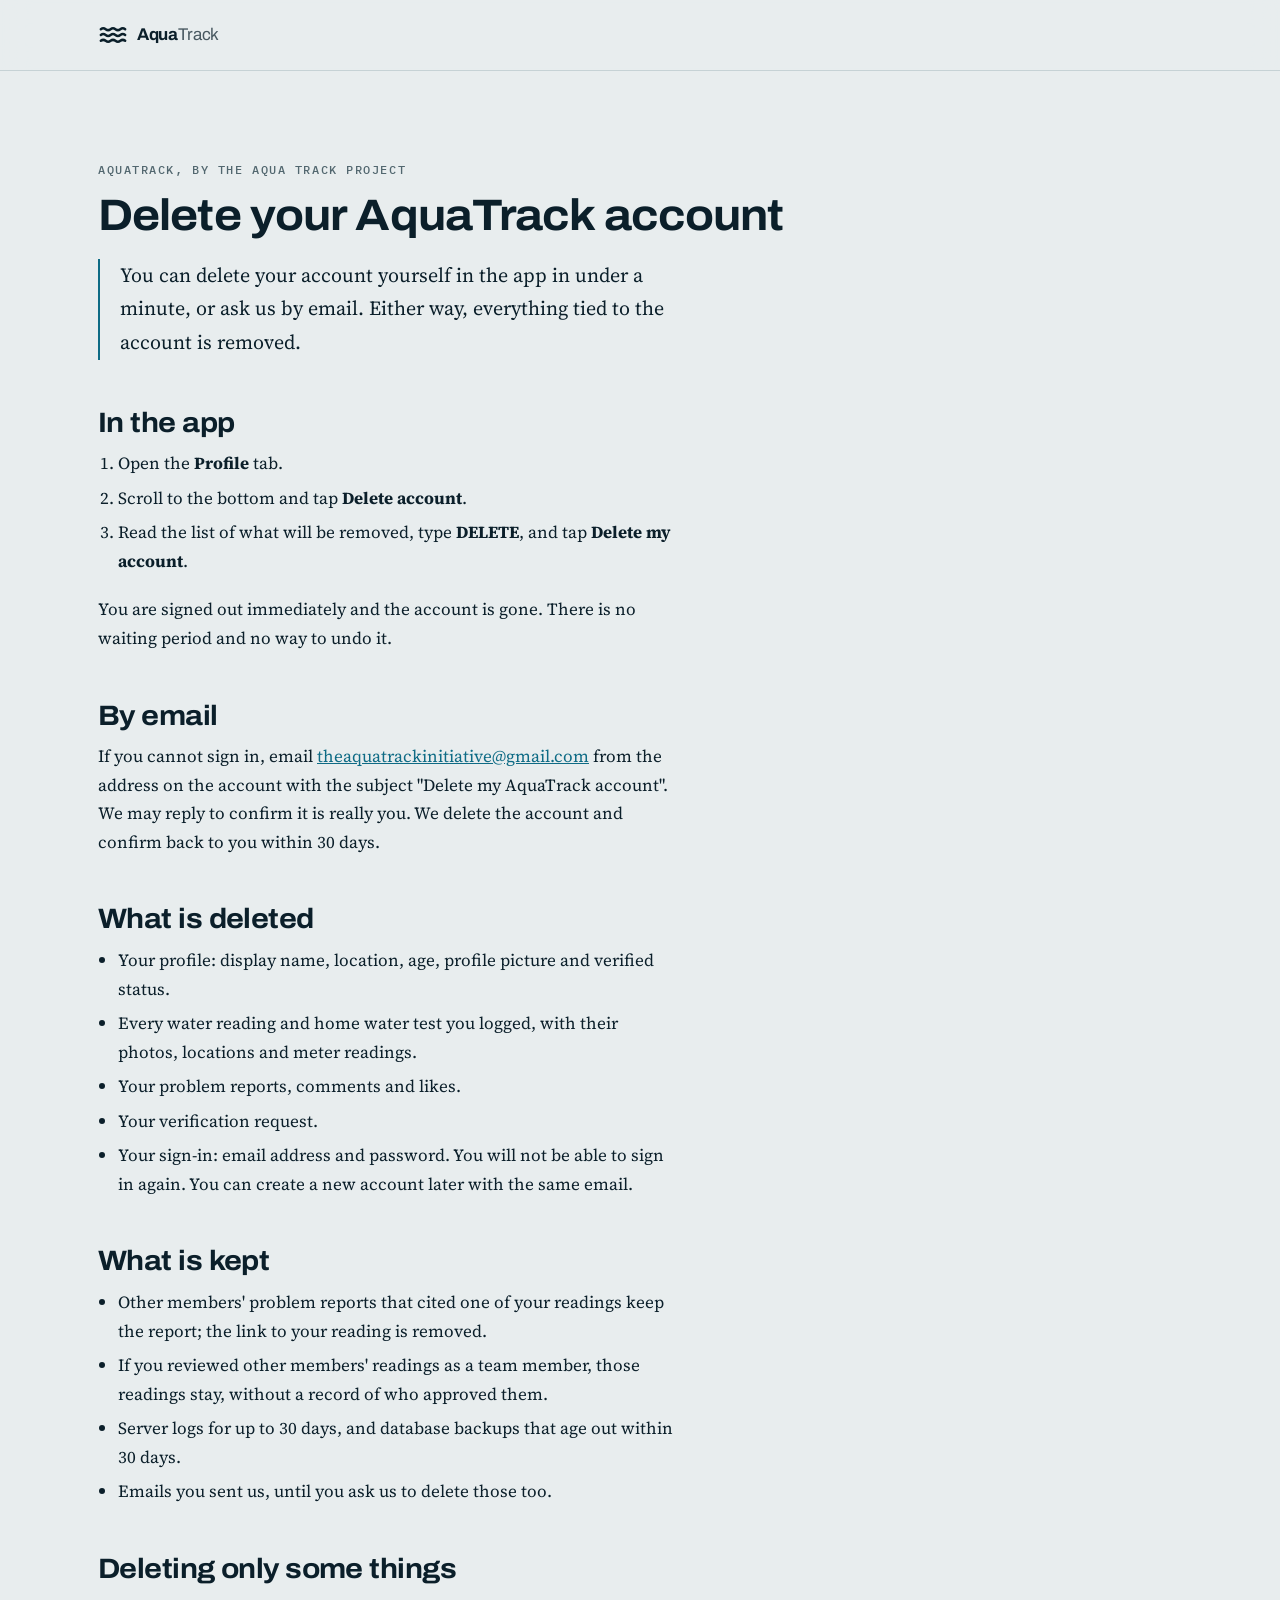
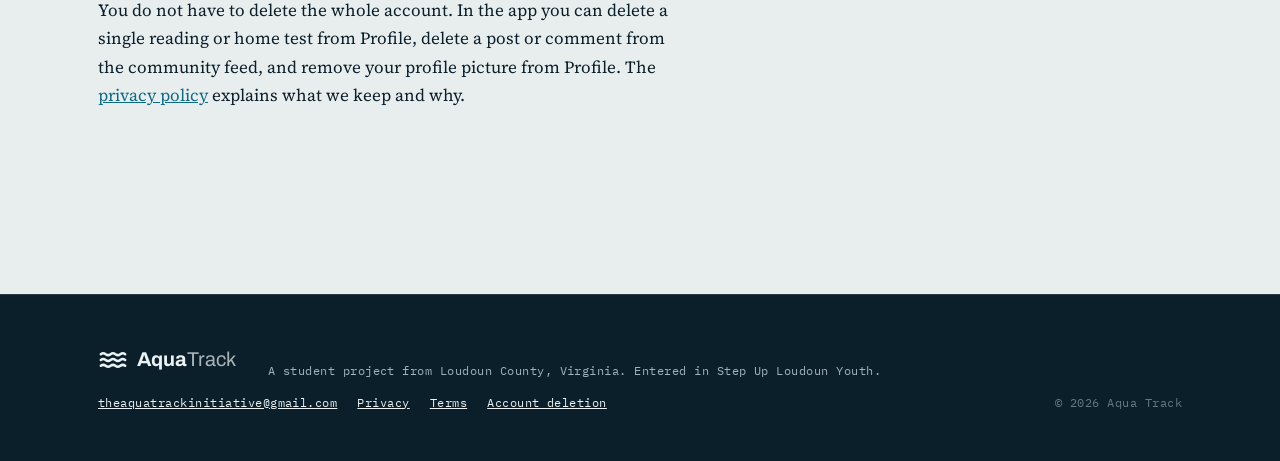
<file: delete-account.html>
<!DOCTYPE html>
<html lang="en">

<head>
    <meta charset="UTF-8">
    <meta name="viewport" content="width=device-width, initial-scale=1">
    <title>Delete your account | Aqua Track</title>
    <meta name="description" content="How to delete an AquaTrack account in the app or by email, and what is removed when you do.">
    <meta name="theme-color" content="#0B1F2A">
    <link rel="icon" href="favicon.svg" type="image/svg+xml">

    <link rel="preconnect" href="https://fonts.googleapis.com">
    <link rel="preconnect" href="https://fonts.gstatic.com" crossorigin>
    <link
        href="https://fonts.googleapis.com/css2?family=Archivo:wdth,wght@62..125,400..800&family=IBM+Plex+Mono:wght@400;500;600&family=Source+Serif+4:opsz,wght@8..60,400..600&display=swap"
        rel="stylesheet">
    <link rel="stylesheet" href="style.css">
</head>

<body>
    <a class="skip-link" href="#content">Skip to content</a>

    <header class="masthead is-stuck">
        <div class="masthead__inner">
            <a class="wordmark" href="index.html" aria-label="Aqua Track home">
                <svg class="wordmark__mark" viewBox="0 0 32 32" aria-hidden="true" focusable="false">
                    <path d="M3 9.8q2.6-2 5.2 0t5.2 0t5.2 0t5.2 0t5.2 0M3 16q2.6-2 5.2 0t5.2 0t5.2 0t5.2 0t5.2 0M3 22.2q2.6-2 5.2 0t5.2 0t5.2 0t5.2 0t5.2 0" />
                </svg>
                <span class="wordmark__text">Aqua<em>Track</em></span>
            </a>
        </div>
    </header>

    <main class="band legal" id="content">
        <div class="wrap">
            <p class="eyebrow">AquaTrack, by The Aqua Track Project</p>
            <h1>Delete your AquaTrack account</h1>

            <div class="prose">
                <p class="prose__lead">You can delete your account yourself in the app in under a minute, or ask us by
                    email. Either way, everything tied to the account is removed.</p>

                <h2>In the app</h2>
                <ol>
                    <li>Open the <strong>Profile</strong> tab.</li>
                    <li>Scroll to the bottom and tap <strong>Delete account</strong>.</li>
                    <li>Read the list of what will be removed, type <strong>DELETE</strong>, and tap
                        <strong>Delete my account</strong>.</li>
                </ol>
                <p>You are signed out immediately and the account is gone. There is no waiting period and no way to
                    undo it.</p>

                <h2>By email</h2>
                <p>If you cannot sign in, email
                    <a href="mailto:theaquatrackinitiative@gmail.com?subject=Delete%20my%20AquaTrack%20account">theaquatrackinitiative@gmail.com</a>
                    from the address on the account with the subject "Delete my AquaTrack account". We may reply to
                    confirm it is really you. We delete the account and confirm back to you within 30 days.</p>

                <h2>What is deleted</h2>
                <ul>
                    <li>Your profile: display name, location, age, profile picture and verified status.</li>
                    <li>Every water reading and home water test you logged, with their photos, locations and meter
                        readings.</li>
                    <li>Your problem reports, comments and likes.</li>
                    <li>Your verification request.</li>
                    <li>Your sign-in: email address and password. You will not be able to sign in again. You can create
                        a new account later with the same email.</li>
                </ul>

                <h2>What is kept</h2>
                <ul>
                    <li>Other members' problem reports that cited one of your readings keep the report; the link to
                        your reading is removed.</li>
                    <li>If you reviewed other members' readings as a team member, those readings stay, without a record
                        of who approved them.</li>
                    <li>Server logs for up to 30 days, and database backups that age out within 30 days.</li>
                    <li>Emails you sent us, until you ask us to delete those too.</li>
                </ul>

                <h2>Deleting only some things</h2>
                <p>You do not have to delete the whole account. In the app you can delete a single reading or home test
                    from Profile, delete a post or comment from the community feed, and remove your profile picture
                    from Profile. The <a href="privacy.html">privacy policy</a> explains what we keep and why.</p>
            </div>
        </div>
    </main>

    <footer class="footer">
        <div class="wrap footer__inner">
            <p class="footer__mark"><svg class="wordmark__mark" viewBox="0 0 32 32" aria-hidden="true" focusable="false">
                <path d="M3 9.8q2.6-2 5.2 0t5.2 0t5.2 0t5.2 0t5.2 0M3 16q2.6-2 5.2 0t5.2 0t5.2 0t5.2 0t5.2 0M3 22.2q2.6-2 5.2 0t5.2 0t5.2 0t5.2 0t5.2 0" />
            </svg><span>Aqua<em>Track</em></span></p>
            <p class="footer__meta">A student project from Loudoun County, Virginia. Entered in Step Up Loudoun
                Youth.</p>
            <ul class="footer__links">
                <li><a href="mailto:theaquatrackinitiative@gmail.com">theaquatrackinitiative@gmail.com</a></li>
                <li><a href="privacy.html">Privacy</a></li>
                <li><a href="terms.html">Terms</a></li>
                <li><a href="delete-account.html" aria-current="page">Account deletion</a></li>
            </ul>
            <p class="footer__meta footer__meta--dim">&copy; 2026 Aqua Track</p>
        </div>
    </footer>
</body>

</html>
</file>
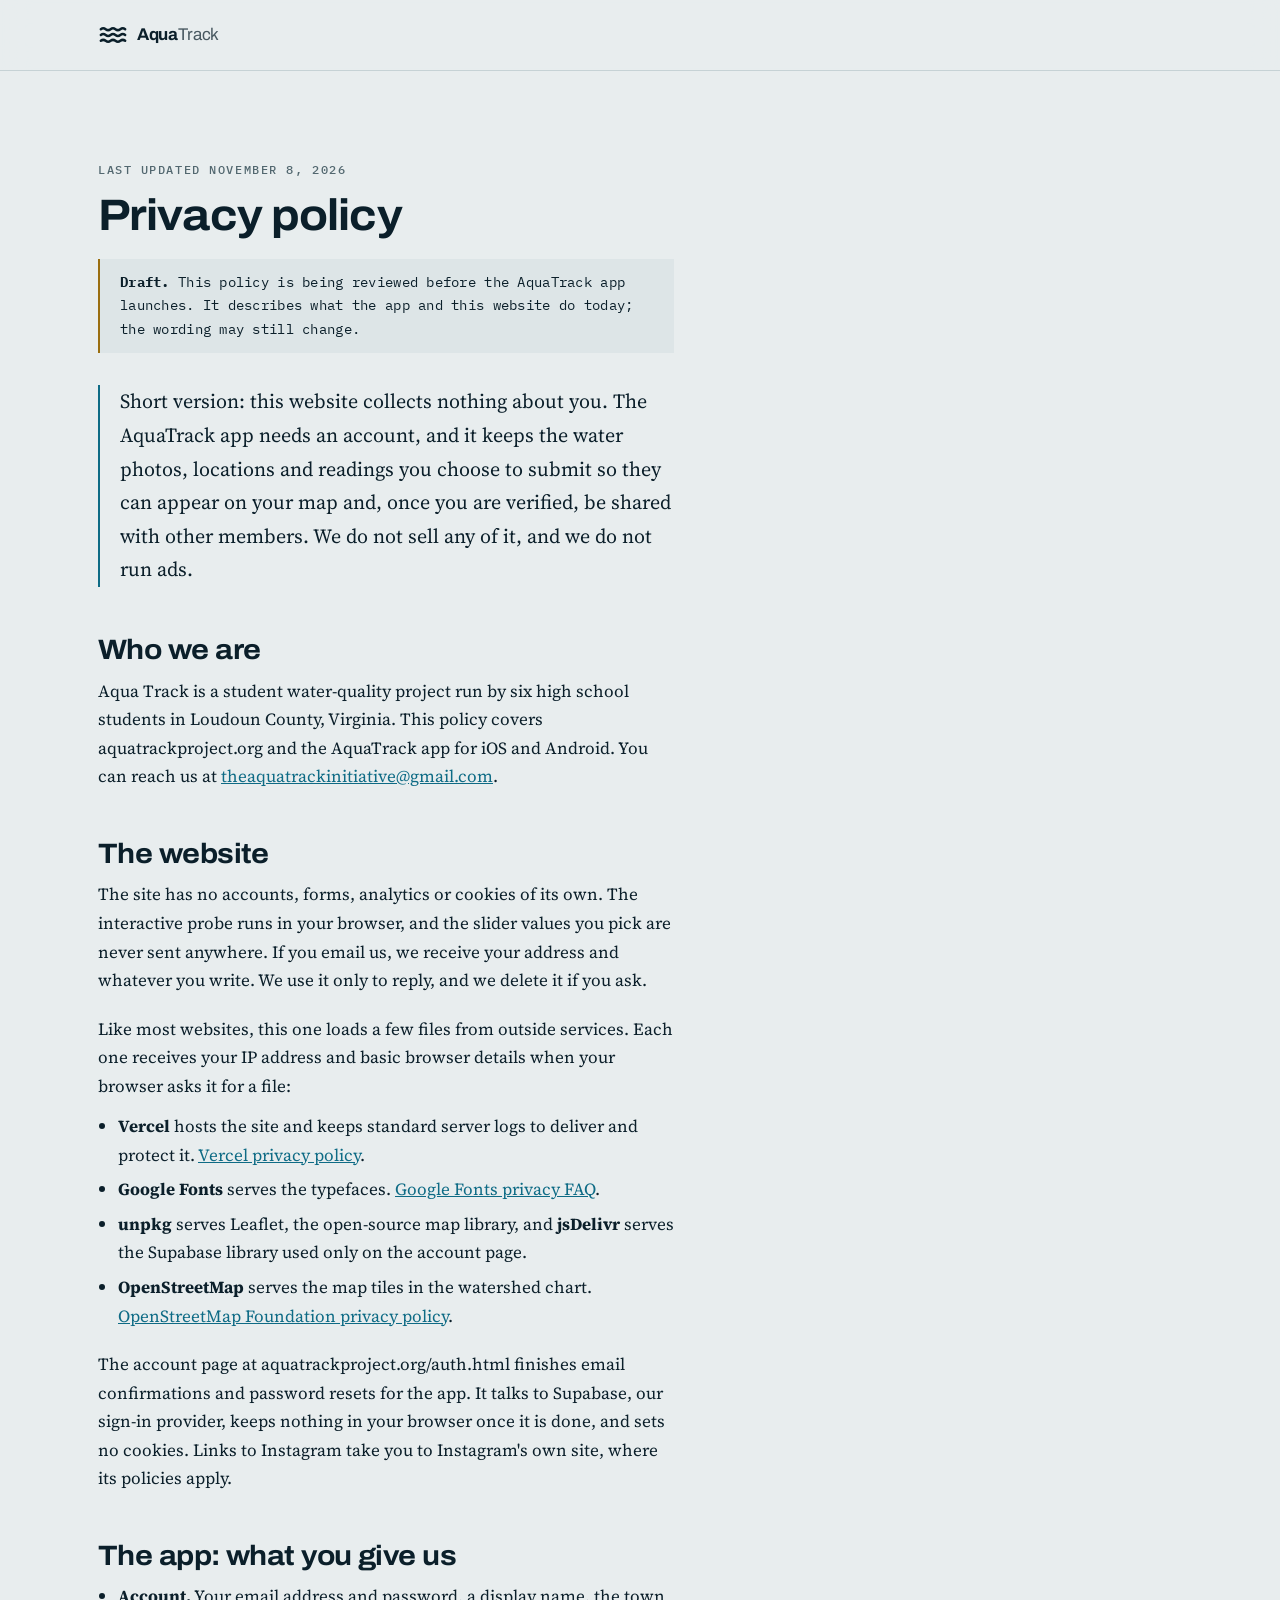
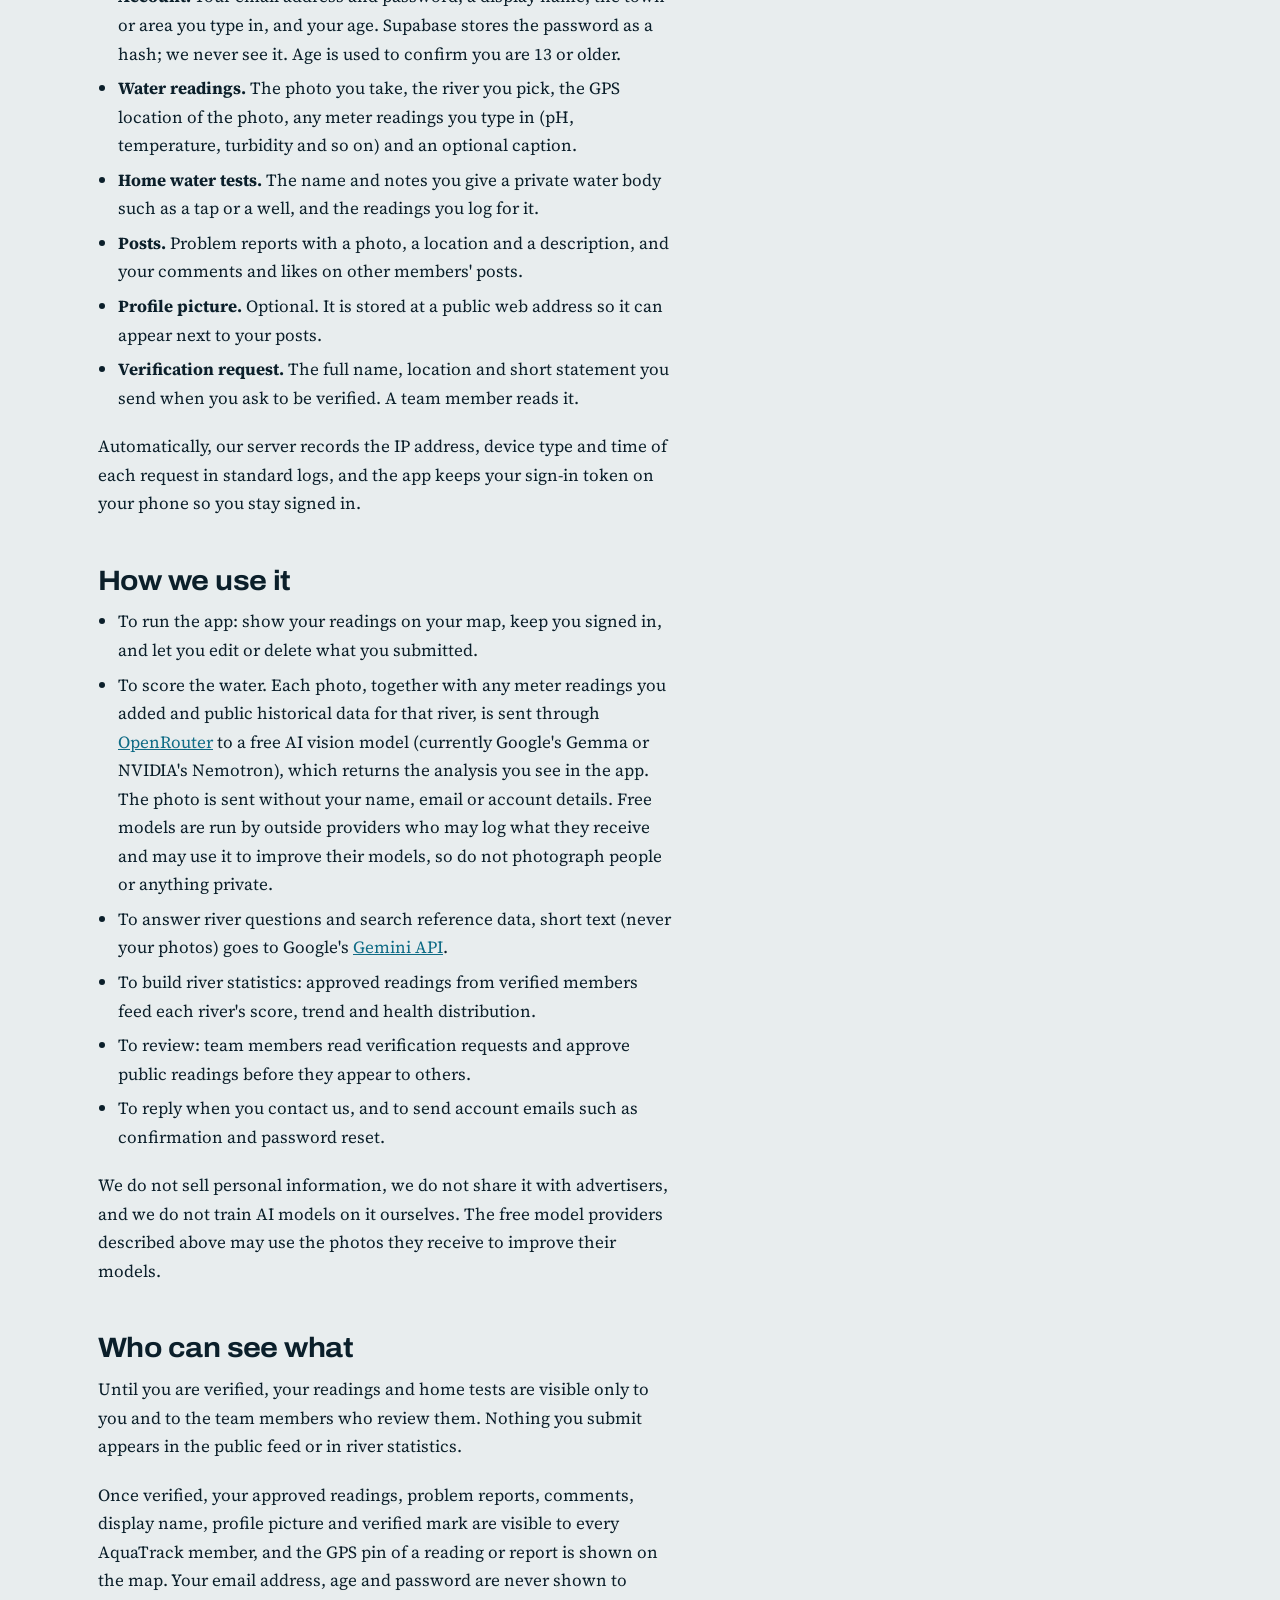
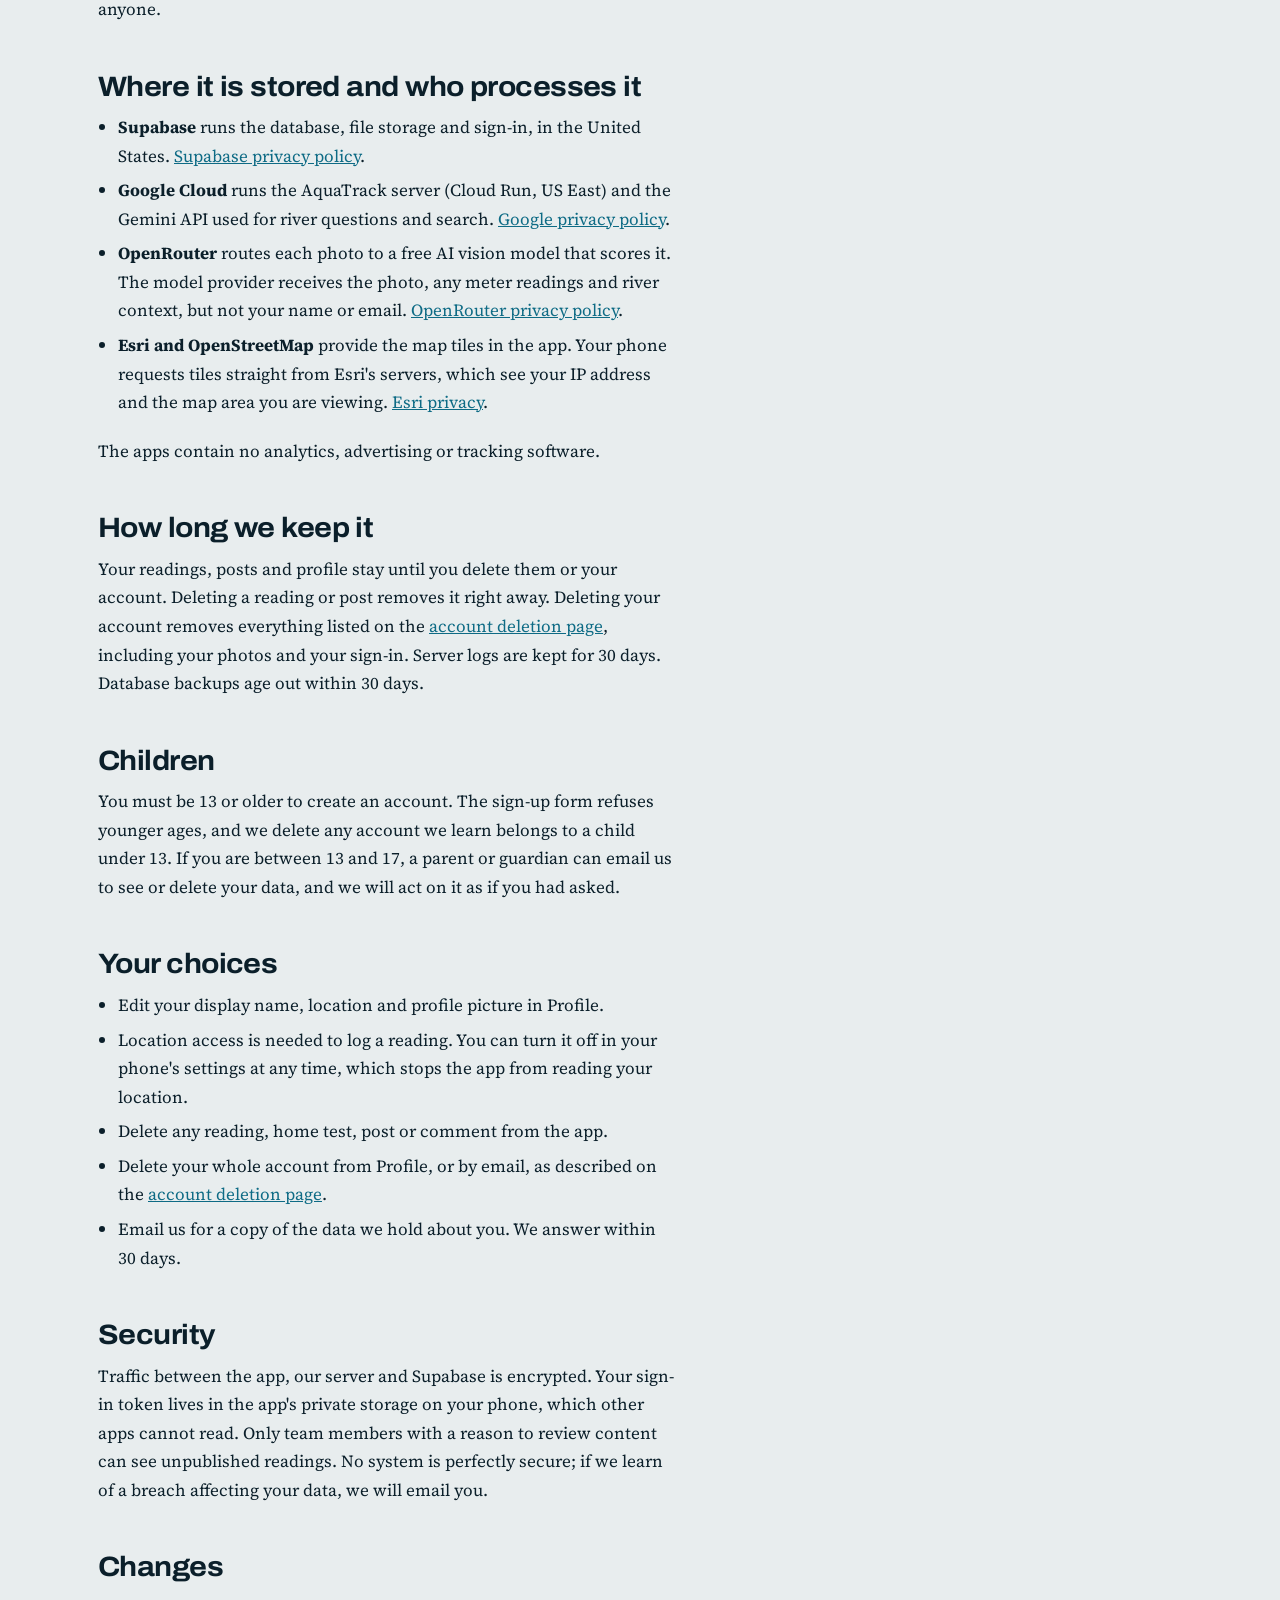
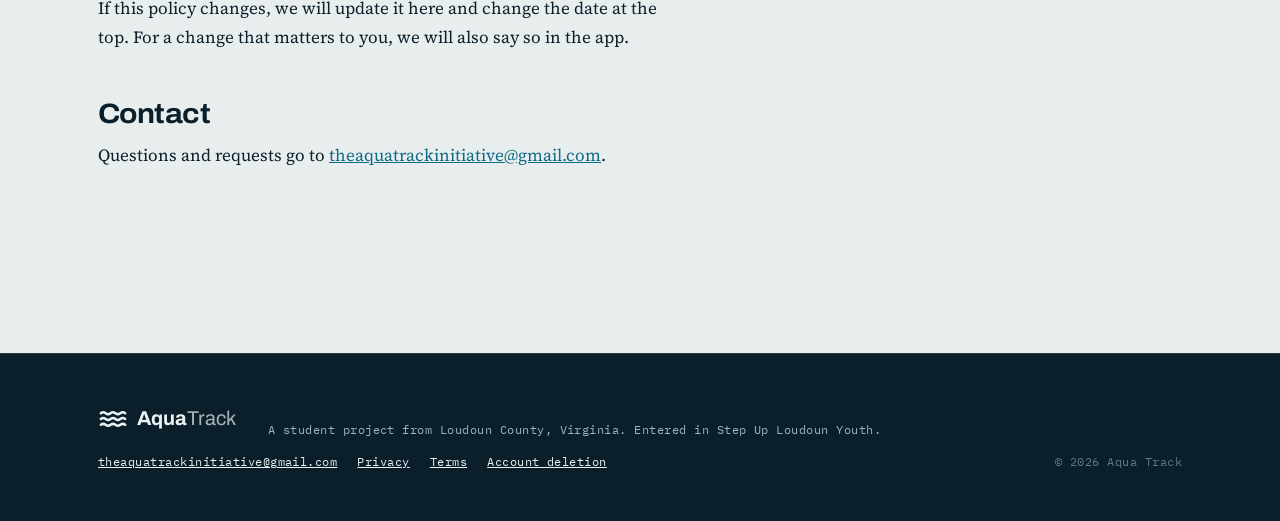
<file: privacy.html>
<!DOCTYPE html>
<html lang="en">

<head>
    <meta charset="UTF-8">
    <meta name="viewport" content="width=device-width, initial-scale=1">
    <title>Privacy policy | Aqua Track</title>
    <meta name="description" content="What the Aqua Track website and the AquaTrack app collect, who processes it, how long it stays and how to delete it.">
    <meta name="theme-color" content="#0B1F2A">
    <link rel="icon" href="favicon.svg" type="image/svg+xml">

    <link rel="preconnect" href="https://fonts.googleapis.com">
    <link rel="preconnect" href="https://fonts.gstatic.com" crossorigin>
    <link
        href="https://fonts.googleapis.com/css2?family=Archivo:wdth,wght@62..125,400..800&family=IBM+Plex+Mono:wght@400;500;600&family=Source+Serif+4:opsz,wght@8..60,400..600&display=swap"
        rel="stylesheet">
    <link rel="stylesheet" href="style.css">
</head>

<body>
    <a class="skip-link" href="#content">Skip to content</a>

    <header class="masthead is-stuck">
        <div class="masthead__inner">
            <a class="wordmark" href="index.html" aria-label="Aqua Track home">
                <svg class="wordmark__mark" viewBox="0 0 32 32" aria-hidden="true" focusable="false">
                    <path d="M3 9.8q2.6-2 5.2 0t5.2 0t5.2 0t5.2 0t5.2 0M3 16q2.6-2 5.2 0t5.2 0t5.2 0t5.2 0t5.2 0M3 22.2q2.6-2 5.2 0t5.2 0t5.2 0t5.2 0t5.2 0" />
                </svg>
                <span class="wordmark__text">Aqua<em>Track</em></span>
            </a>
        </div>
    </header>

    <main class="band legal" id="content">
        <div class="wrap">
            <p class="eyebrow">Last updated November 8, 2026</p>
            <h1>Privacy policy</h1>

            <div class="prose">
                <p class="notice"><strong>Draft.</strong> This policy is being reviewed before the AquaTrack app
                    launches. It describes what the app and this website do today; the wording may still change.</p>

                <p class="prose__lead">Short version: this website collects nothing about you. The AquaTrack app needs
                    an account, and it keeps the water photos, locations and readings you choose to submit so they can
                    appear on your map and, once you are verified, be shared with other members. We do not sell any
                    of it, and we do not run ads.</p>

                <h2>Who we are</h2>
                <p>Aqua Track is a student water-quality project run by six high school students in Loudoun County,
                    Virginia. This policy covers aquatrackproject.org and the AquaTrack app for iOS and Android. You
                    can reach us at
                    <a href="mailto:theaquatrackinitiative@gmail.com">theaquatrackinitiative@gmail.com</a>.</p>

                <h2>The website</h2>
                <p>The site has no accounts, forms, analytics or cookies of its own. The interactive probe runs in
                    your browser, and the slider values you pick are never sent anywhere. If you email us, we receive
                    your address and whatever you write. We use it only to reply, and we delete it if you ask.</p>
                <p>Like most websites, this one loads a few files from outside services. Each one receives your IP
                    address and basic browser details when your browser asks it for a file:</p>
                <ul>
                    <li><strong>Vercel</strong> hosts the site and keeps standard server logs to deliver and protect
                        it. <a href="https://vercel.com/legal/privacy-policy" target="_blank" rel="noopener">Vercel
                            privacy policy</a>.</li>
                    <li><strong>Google Fonts</strong> serves the typefaces. <a
                            href="https://developers.google.com/fonts/faq/privacy" target="_blank"
                            rel="noopener">Google Fonts privacy FAQ</a>.</li>
                    <li><strong>unpkg</strong> serves Leaflet, the open-source map library, and <strong>jsDelivr</strong>
                        serves the Supabase library used only on the account page.</li>
                    <li><strong>OpenStreetMap</strong> serves the map tiles in the watershed chart. <a
                            href="https://osmfoundation.org/wiki/Privacy_Policy" target="_blank"
                            rel="noopener">OpenStreetMap Foundation privacy policy</a>.</li>
                </ul>
                <p>The account page at aquatrackproject.org/auth.html finishes email confirmations and password resets
                    for the app. It talks to Supabase, our sign-in provider, keeps nothing in your browser once it is
                    done, and sets no cookies. Links to Instagram take you to Instagram's own site, where its policies
                    apply.</p>

                <h2>The app: what you give us</h2>
                <ul>
                    <li><strong>Account.</strong> Your email address and password, a display name, the town or area
                        you type in, and your age. Supabase stores the password as a hash; we never see it. Age is
                        used to confirm you are 13 or older.</li>
                    <li><strong>Water readings.</strong> The photo you take, the river you pick, the GPS location of
                        the photo, any meter readings you type in (pH, temperature, turbidity and so on) and an
                        optional caption.</li>
                    <li><strong>Home water tests.</strong> The name and notes you give a private water body such as a
                        tap or a well, and the readings you log for it.</li>
                    <li><strong>Posts.</strong> Problem reports with a photo, a location and a description, and your
                        comments and likes on other members' posts.</li>
                    <li><strong>Profile picture.</strong> Optional. It is stored at a public web address so it can
                        appear next to your posts.</li>
                    <li><strong>Verification request.</strong> The full name, location and short statement you send
                        when you ask to be verified. A team member reads it.</li>
                </ul>
                <p>Automatically, our server records the IP address, device type and time of each request in standard
                    logs, and the app keeps your sign-in token on your phone so you stay signed in.</p>

                <h2>How we use it</h2>
                <ul>
                    <li>To run the app: show your readings on your map, keep you signed in, and let you edit or
                        delete what you submitted.</li>
                    <li>To score the water. Each photo, together with any meter readings you added and public
                        historical data for that river, is sent through
                        <a href="https://openrouter.ai/privacy" target="_blank" rel="noopener">OpenRouter</a> to a free
                        AI vision model (currently Google's Gemma or NVIDIA's Nemotron), which returns the analysis you
                        see in the app. The photo is sent without your name, email or account details. Free models
                        are run by outside providers who may log what they receive and may use it to improve their
                        models, so do not photograph people or anything private.</li>
                    <li>To answer river questions and search reference data, short text (never your photos) goes to
                        Google's <a href="https://ai.google.dev/gemini-api/terms" target="_blank"
                            rel="noopener">Gemini API</a>.</li>
                    <li>To build river statistics: approved readings from verified members feed each river's score,
                        trend and health distribution.</li>
                    <li>To review: team members read verification requests and approve public readings before they
                        appear to others.</li>
                    <li>To reply when you contact us, and to send account emails such as confirmation and password
                        reset.</li>
                </ul>
                <p>We do not sell personal information, we do not share it with advertisers, and we do not train AI
                    models on it ourselves. The free model providers described above may use the photos they
                    receive to improve their models.</p>

                <h2>Who can see what</h2>
                <p>Until you are verified, your readings and home tests are visible only to you and to the team members
                    who review them. Nothing you submit appears in the public feed or in river statistics.</p>
                <p>Once verified, your approved readings, problem reports, comments, display name, profile picture and
                    verified mark are visible to every AquaTrack member, and the GPS pin of a reading or report is
                    shown on the map. Your email address, age and password are never shown to anyone.</p>

                <h2>Where it is stored and who processes it</h2>
                <ul>
                    <li><strong>Supabase</strong> runs the database, file storage and sign-in, in the United States.
                        <a href="https://supabase.com/privacy" target="_blank" rel="noopener">Supabase privacy
                            policy</a>.</li>
                    <li><strong>Google Cloud</strong> runs the AquaTrack server (Cloud Run, US East) and the Gemini API
                        used for river questions and search. <a href="https://policies.google.com/privacy"
                            target="_blank" rel="noopener">Google privacy policy</a>.</li>
                    <li><strong>OpenRouter</strong> routes each photo to a free AI vision model that scores it. The
                        model provider receives the photo, any meter readings and river context, but not your name or
                        email. <a href="https://openrouter.ai/privacy" target="_blank" rel="noopener">OpenRouter
                            privacy policy</a>.</li>
                    <li><strong>Esri and OpenStreetMap</strong> provide the map tiles in the app. Your phone requests
                        tiles straight from Esri's servers, which see your IP address and the map area you are
                        viewing. <a href="https://www.esri.com/en-us/privacy/overview" target="_blank"
                            rel="noopener">Esri privacy</a>.</li>
                </ul>
                <p>The apps contain no analytics, advertising or tracking software.</p>

                <h2>How long we keep it</h2>
                <p>Your readings, posts and profile stay until you delete them or your account. Deleting a reading or
                    post removes it right away. Deleting your account removes everything listed on the
                    <a href="delete-account.html">account deletion page</a>, including your photos and your sign-in.
                    Server logs are kept for 30 days. Database backups age out within 30 days.</p>

                <h2>Children</h2>
                <p>You must be 13 or older to create an account. The sign-up form refuses younger ages, and we delete
                    any account we learn belongs to a child under 13. If you are between 13 and 17, a parent or
                    guardian can email us to see or delete your data, and we will act on it as if you had asked.</p>

                <h2>Your choices</h2>
                <ul>
                    <li>Edit your display name, location and profile picture in Profile.</li>
                    <li>Location access is needed to log a reading. You can turn it off in your phone's settings at any
                        time, which stops the app from reading your location.</li>
                    <li>Delete any reading, home test, post or comment from the app.</li>
                    <li>Delete your whole account from Profile, or by email, as described on the
                        <a href="delete-account.html">account deletion page</a>.</li>
                    <li>Email us for a copy of the data we hold about you. We answer within 30 days.</li>
                </ul>

                <h2>Security</h2>
                <p>Traffic between the app, our server and Supabase is encrypted. Your sign-in token lives in the app's
                    private storage on your phone, which other apps cannot read. Only team members with a reason to
                    review content can see unpublished readings. No system is perfectly secure; if we learn of a
                    breach affecting your data, we will email you.</p>

                <h2>Changes</h2>
                <p>If this policy changes, we will update it here and change the date at the top. For a change that
                    matters to you, we will also say so in the app.</p>

                <h2>Contact</h2>
                <p>Questions and requests go to
                    <a href="mailto:theaquatrackinitiative@gmail.com">theaquatrackinitiative@gmail.com</a>.</p>
            </div>
        </div>
    </main>

    <footer class="footer">
        <div class="wrap footer__inner">
            <p class="footer__mark"><svg class="wordmark__mark" viewBox="0 0 32 32" aria-hidden="true" focusable="false">
                <path d="M3 9.8q2.6-2 5.2 0t5.2 0t5.2 0t5.2 0t5.2 0M3 16q2.6-2 5.2 0t5.2 0t5.2 0t5.2 0t5.2 0M3 22.2q2.6-2 5.2 0t5.2 0t5.2 0t5.2 0t5.2 0" />
            </svg><span>Aqua<em>Track</em></span></p>
            <p class="footer__meta">A student project from Loudoun County, Virginia. Entered in Step Up Loudoun
                Youth.</p>
            <ul class="footer__links">
                <li><a href="mailto:theaquatrackinitiative@gmail.com">theaquatrackinitiative@gmail.com</a></li>
                <li><a href="privacy.html" aria-current="page">Privacy</a></li>
                <li><a href="terms.html">Terms</a></li>
                <li><a href="delete-account.html">Account deletion</a></li>
            </ul>
            <p class="footer__meta footer__meta--dim">&copy; 2026 Aqua Track</p>
        </div>
    </footer>
</body>

</html>
</file>
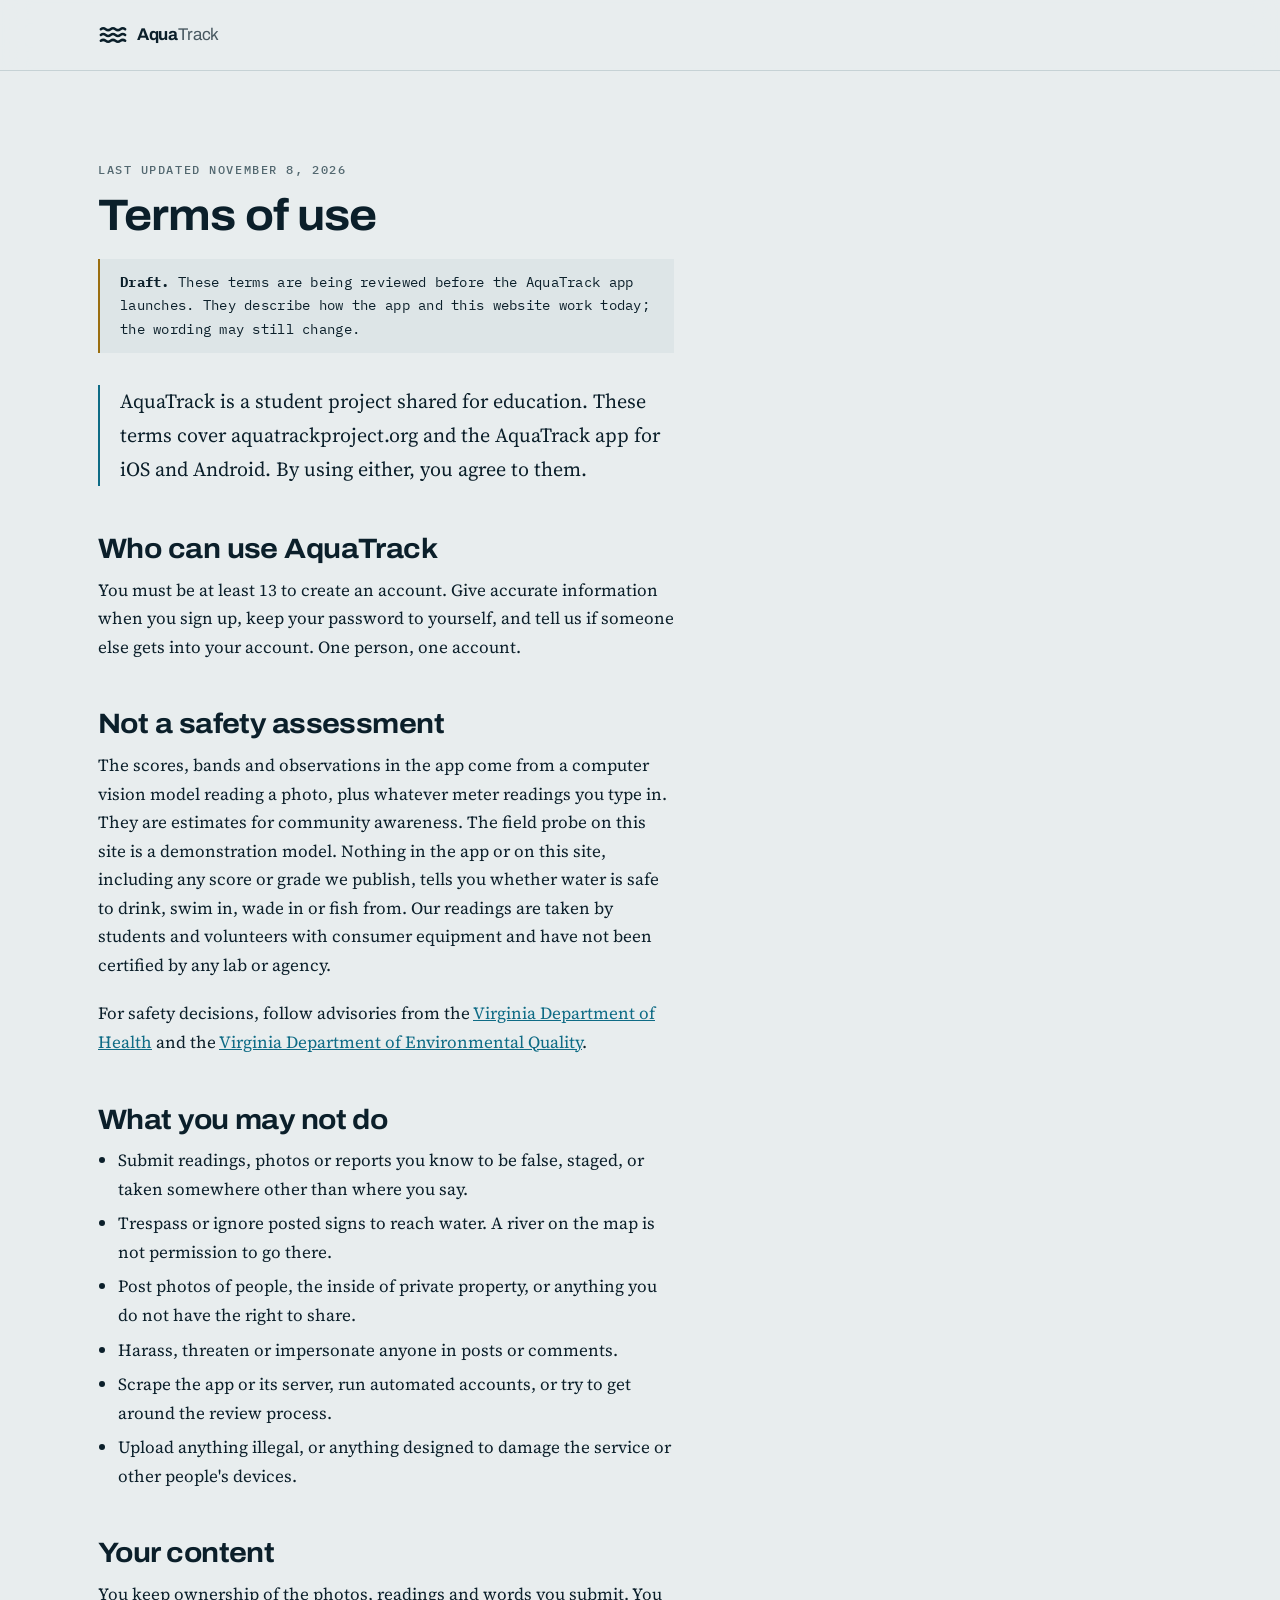
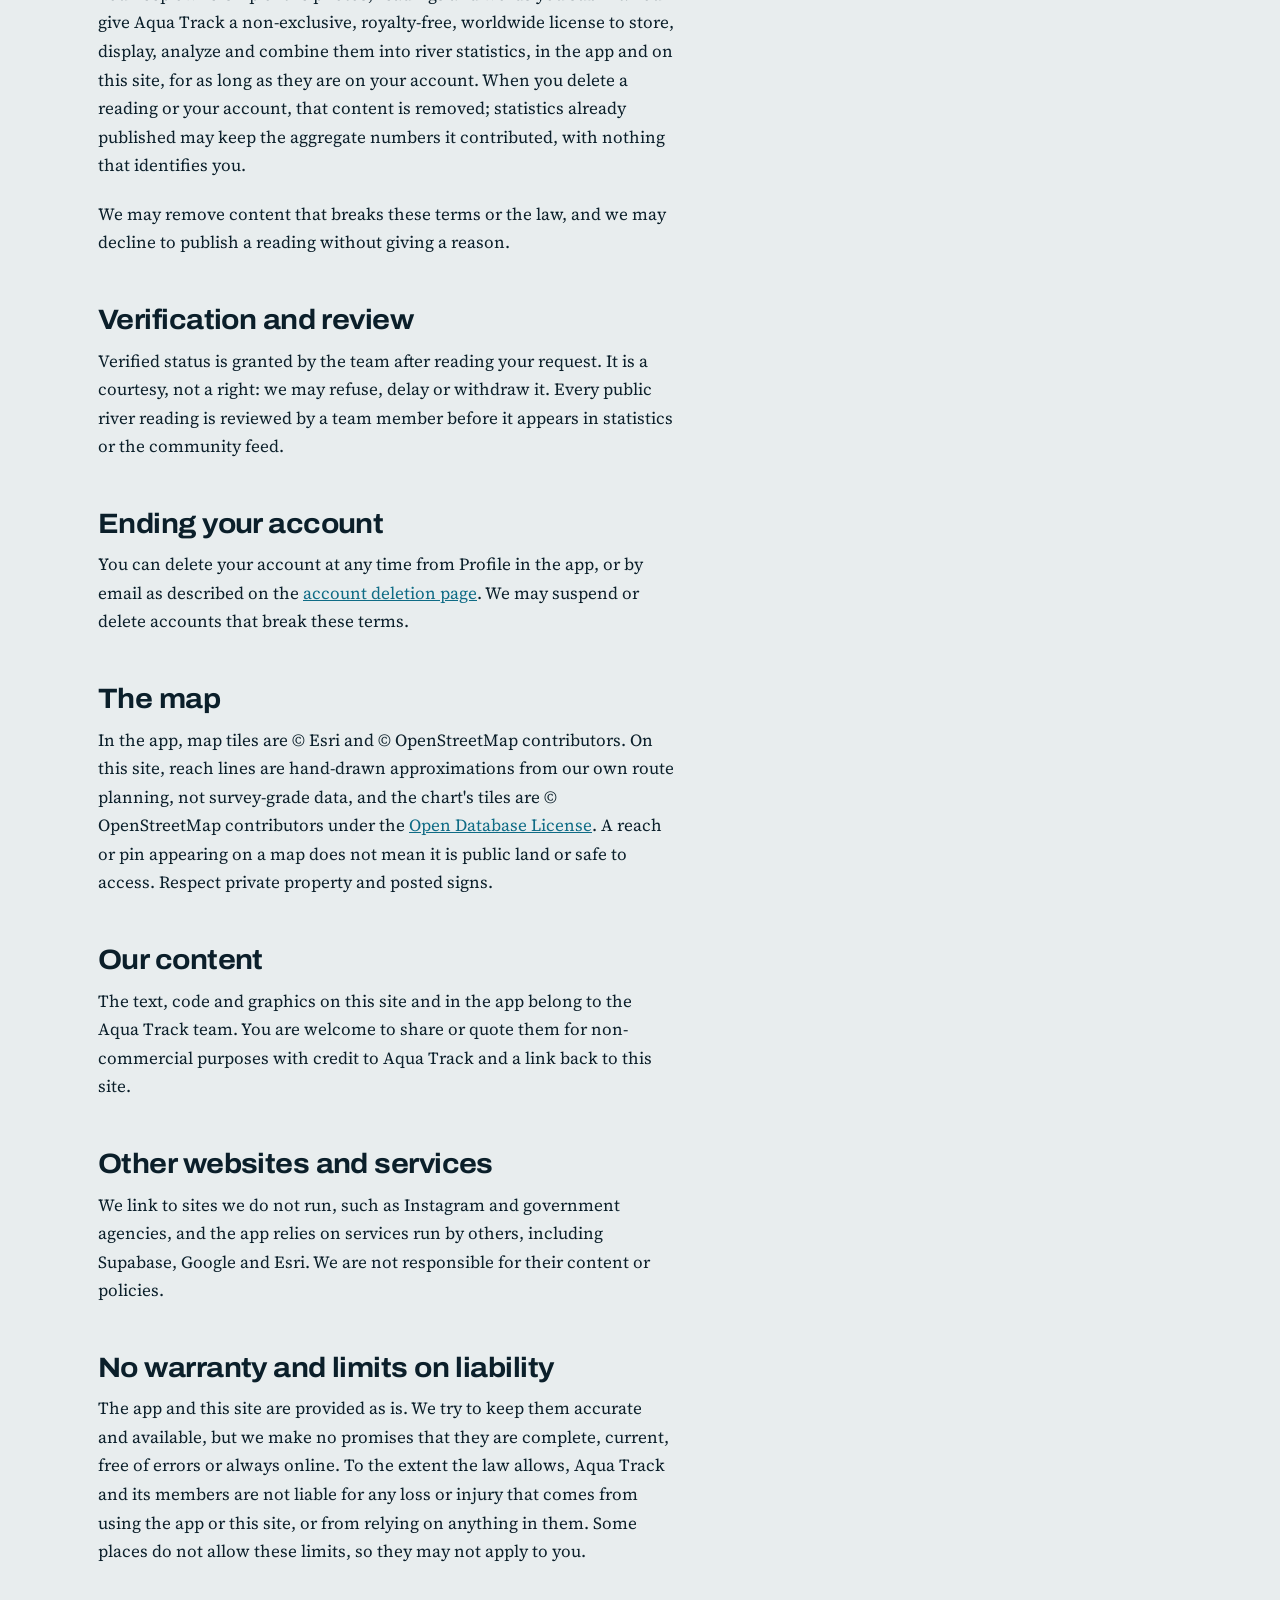
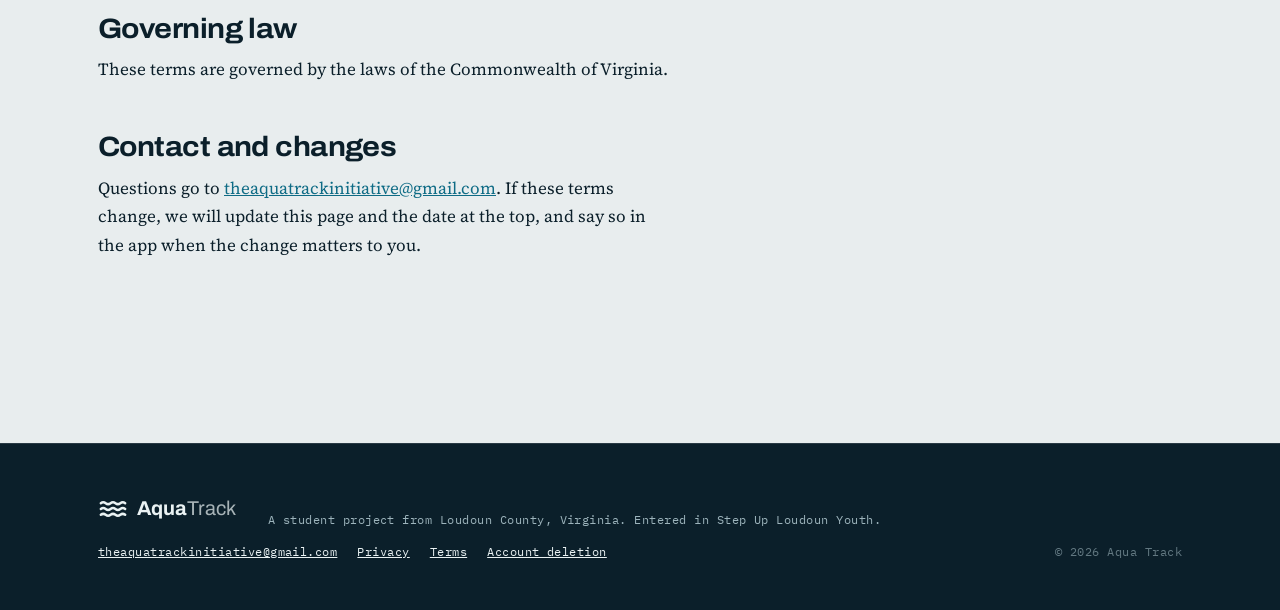
<file: terms.html>
<!DOCTYPE html>
<html lang="en">

<head>
    <meta charset="UTF-8">
    <meta name="viewport" content="width=device-width, initial-scale=1">
    <title>Terms of use | Aqua Track</title>
    <meta name="description" content="Terms for using the Aqua Track website and the AquaTrack app, including what the water quality scores can and cannot tell you.">
    <meta name="theme-color" content="#0B1F2A">
    <link rel="icon" href="favicon.svg" type="image/svg+xml">

    <link rel="preconnect" href="https://fonts.googleapis.com">
    <link rel="preconnect" href="https://fonts.gstatic.com" crossorigin>
    <link
        href="https://fonts.googleapis.com/css2?family=Archivo:wdth,wght@62..125,400..800&family=IBM+Plex+Mono:wght@400;500;600&family=Source+Serif+4:opsz,wght@8..60,400..600&display=swap"
        rel="stylesheet">
    <link rel="stylesheet" href="style.css">
</head>

<body>
    <a class="skip-link" href="#content">Skip to content</a>

    <header class="masthead is-stuck">
        <div class="masthead__inner">
            <a class="wordmark" href="index.html" aria-label="Aqua Track home">
                <svg class="wordmark__mark" viewBox="0 0 32 32" aria-hidden="true" focusable="false">
                    <path d="M3 9.8q2.6-2 5.2 0t5.2 0t5.2 0t5.2 0t5.2 0M3 16q2.6-2 5.2 0t5.2 0t5.2 0t5.2 0t5.2 0M3 22.2q2.6-2 5.2 0t5.2 0t5.2 0t5.2 0t5.2 0" />
                </svg>
                <span class="wordmark__text">Aqua<em>Track</em></span>
            </a>
        </div>
    </header>

    <main class="band legal" id="content">
        <div class="wrap">
            <p class="eyebrow">Last updated November 8, 2026</p>
            <h1>Terms of use</h1>

            <div class="prose">
                <p class="notice"><strong>Draft.</strong> These terms are being reviewed before the AquaTrack app
                    launches. They describe how the app and this website work today; the wording may still change.</p>

                <p class="prose__lead">AquaTrack is a student project shared for education. These terms cover
                    aquatrackproject.org and the AquaTrack app for iOS and Android. By using either, you agree to
                    them.</p>

                <h2>Who can use AquaTrack</h2>
                <p>You must be at least 13 to create an account. Give accurate information when you sign up, keep your
                    password to yourself, and tell us if someone else gets into your account. One person, one
                    account.</p>

                <h2>Not a safety assessment</h2>
                <p>The scores, bands and observations in the app come from a computer vision model reading a photo,
                    plus whatever meter readings you type in. They are estimates for community awareness. The field
                    probe on this site is a demonstration model. Nothing in the app or on this site, including any
                    score or grade we publish, tells you whether water is safe to drink, swim in, wade in or fish
                    from. Our readings are taken by students and volunteers with consumer equipment and have not been
                    certified by any lab or agency.</p>
                <p>For safety decisions, follow advisories from the
                    <a href="https://www.vdh.virginia.gov/" target="_blank" rel="noopener">Virginia Department of
                        Health</a> and the
                    <a href="https://www.deq.virginia.gov/" target="_blank" rel="noopener">Virginia Department of
                        Environmental Quality</a>.</p>

                <h2>What you may not do</h2>
                <ul>
                    <li>Submit readings, photos or reports you know to be false, staged, or taken somewhere other than
                        where you say.</li>
                    <li>Trespass or ignore posted signs to reach water. A river on the map is not permission to go
                        there.</li>
                    <li>Post photos of people, the inside of private property, or anything you do not have the right
                        to share.</li>
                    <li>Harass, threaten or impersonate anyone in posts or comments.</li>
                    <li>Scrape the app or its server, run automated accounts, or try to get around the review
                        process.</li>
                    <li>Upload anything illegal, or anything designed to damage the service or other people's
                        devices.</li>
                </ul>

                <h2>Your content</h2>
                <p>You keep ownership of the photos, readings and words you submit. You give Aqua Track a
                    non-exclusive, royalty-free, worldwide license to store, display, analyze and combine them into
                    river statistics, in the app and on this site, for as long as they are on your account. When you
                    delete a reading or your account, that content is removed; statistics already published may keep
                    the aggregate numbers it contributed, with nothing that identifies you.</p>
                <p>We may remove content that breaks these terms or the law, and we may decline to publish a reading
                    without giving a reason.</p>

                <h2>Verification and review</h2>
                <p>Verified status is granted by the team after reading your request. It is a courtesy, not a right:
                    we may refuse, delay or withdraw it. Every public river reading is reviewed by a team member before
                    it appears in statistics or the community feed.</p>

                <h2>Ending your account</h2>
                <p>You can delete your account at any time from Profile in the app, or by email as described on the
                    <a href="delete-account.html">account deletion page</a>. We may suspend or delete accounts that
                    break these terms.</p>

                <h2>The map</h2>
                <p>In the app, map tiles are &copy; Esri and &copy; OpenStreetMap contributors. On this site, reach
                    lines are hand-drawn approximations from our own route planning, not survey-grade data, and the
                    chart's tiles are &copy; OpenStreetMap contributors under the
                    <a href="https://www.openstreetmap.org/copyright" target="_blank" rel="noopener">Open Database
                        License</a>. A reach or pin appearing on a map does not mean it is public land or safe to
                    access. Respect private property and posted signs.</p>

                <h2>Our content</h2>
                <p>The text, code and graphics on this site and in the app belong to the Aqua Track team. You are
                    welcome to share or quote them for non-commercial purposes with credit to Aqua Track and a link
                    back to this site.</p>

                <h2>Other websites and services</h2>
                <p>We link to sites we do not run, such as Instagram and government agencies, and the app relies on
                    services run by others, including Supabase, Google and Esri. We are not responsible for their
                    content or policies.</p>

                <h2>No warranty and limits on liability</h2>
                <p>The app and this site are provided as is. We try to keep them accurate and available, but we make no
                    promises that they are complete, current, free of errors or always online. To the extent the law
                    allows, Aqua Track and its members are not liable for any loss or injury that comes from using the
                    app or this site, or from relying on anything in them. Some places do not allow these limits, so
                    they may not apply to you.</p>

                <h2>Governing law</h2>
                <p>These terms are governed by the laws of the Commonwealth of Virginia.</p>

                <h2>Contact and changes</h2>
                <p>Questions go to <a href="mailto:theaquatrackinitiative@gmail.com">theaquatrackinitiative@gmail.com</a>.
                    If these terms change, we will update this page and the date at the top, and say so in the app
                    when the change matters to you.</p>
            </div>
        </div>
    </main>

    <footer class="footer">
        <div class="wrap footer__inner">
            <p class="footer__mark"><svg class="wordmark__mark" viewBox="0 0 32 32" aria-hidden="true" focusable="false">
                <path d="M3 9.8q2.6-2 5.2 0t5.2 0t5.2 0t5.2 0t5.2 0M3 16q2.6-2 5.2 0t5.2 0t5.2 0t5.2 0t5.2 0M3 22.2q2.6-2 5.2 0t5.2 0t5.2 0t5.2 0t5.2 0" />
            </svg><span>Aqua<em>Track</em></span></p>
            <p class="footer__meta">A student project from Loudoun County, Virginia. Entered in Step Up Loudoun
                Youth.</p>
            <ul class="footer__links">
                <li><a href="mailto:theaquatrackinitiative@gmail.com">theaquatrackinitiative@gmail.com</a></li>
                <li><a href="privacy.html">Privacy</a></li>
                <li><a href="terms.html" aria-current="page">Terms</a></li>
                <li><a href="delete-account.html">Account deletion</a></li>
            </ul>
            <p class="footer__meta footer__meta--dim">&copy; 2026 Aqua Track</p>
        </div>
    </footer>
</body>

</html>
</file>
<file: style.css>
/* ============================================================
   Aqua Track — field survey identity
   Ink + damp paper. The only saturated colours in the system
   are the water-quality index ramp, and they are never used
   decoratively: a colour on this page always means a grade.
   ============================================================ */

:root {
    /* Ground */
    --ink: #0B1F2A;
    --ink-raised: #14323F;
    --ink-line: rgba(255, 255, 255, .12);
    --paper: #E8EDEE;
    --paper-raised: #F6F9F9;
    --paper-tint: #DDE5E7;

    /* Text */
    --on-ink: #EAF2F3;
    --on-ink-dim: #9DB4BC;
    --on-paper: #0B1F2A;
    --on-paper-dim: #52676F;
    --rule: #C6D2D5;

    /* Primary */
    --current: #0E6B85;
    --current-deep: #084A5D;
    --current-light: #5FC7DE;

    /* Water quality index — meaning, not decoration */
    --wq-good: #0F7A62;
    --wq-fair: #9A6E10;
    --wq-poor: #B04520;
    --wq-bad: #85301C;
    --wq-pending: #6C858D;

    --wq-good-lt: #46D2AC;
    --wq-fair-lt: #E8BC55;
    --wq-poor-lt: #F5804F;
    --wq-bad-lt: #E4634A;

    /* Type */
    --f-display: 'Archivo', 'Helvetica Neue', Arial, sans-serif;
    --f-body: 'Source Serif 4', Georgia, 'Times New Roman', serif;
    --f-mono: 'IBM Plex Mono', ui-monospace, 'SFMono-Regular', Menlo, monospace;

    --t-xs: 0.75rem;
    --t-sm: 0.875rem;
    --t-base: 1.0625rem;
    --t-md: clamp(1.125rem, 0.4vw + 1.03rem, 1.25rem);
    --t-lg: clamp(1.35rem, 1vw + 1.1rem, 1.75rem);
    --t-xl: clamp(1.75rem, 2.2vw + 1.1rem, 2.75rem);
    --t-2xl: clamp(2.25rem, 3.9vw + 0.95rem, 4.1rem);

    /* Space — density 4/10, spacious */
    --s-1: 0.375rem;
    --s-2: 0.75rem;
    --s-3: 1.25rem;
    --s-4: 2rem;
    --s-5: 3rem;
    --s-6: 4.5rem;
    --s-7: 7rem;

    --wrap: 1180px;
    --ease: cubic-bezier(.22, .61, .36, 1);
}

*,
*::before,
*::after {
    box-sizing: border-box;
}

* {
    margin: 0;
}

html {
    scroll-behavior: smooth;
    scroll-padding-top: 6rem;
    -webkit-text-size-adjust: 100%;
}

body {
    background: var(--paper);
    color: var(--on-paper);
    font-family: var(--f-body);
    font-size: var(--t-base);
    line-height: 1.68;
    font-optical-sizing: auto;
    -webkit-font-smoothing: antialiased;
    overflow-x: hidden;
}

img,
svg,
canvas {
    display: block;
    max-width: 100%;
}

a {
    color: inherit;
}

:focus-visible {
    outline: 2px solid var(--current-light);
    outline-offset: 3px;
    border-radius: 2px;
}

.band--ink :focus-visible,
.hero :focus-visible {
    outline-color: var(--current-light);
}

.skip-link {
    position: absolute;
    left: -9999px;
    top: 0;
    z-index: 200;
    background: var(--ink);
    color: var(--on-ink);
    padding: var(--s-2) var(--s-3);
    font-family: var(--f-mono);
    font-size: var(--t-sm);
}

.skip-link:focus {
    left: var(--s-3);
    top: var(--s-3);
}

.wrap {
    width: 100%;
    max-width: var(--wrap);
    margin-inline: auto;
    padding-inline: clamp(1.25rem, 4vw, 3rem);
}

/* ── Shared type atoms ─────────────────────────────────── */

.eyebrow,
.dateline {
    font-family: var(--f-mono);
    font-size: var(--t-xs);
    font-weight: 500;
    letter-spacing: .13em;
    text-transform: uppercase;
    color: var(--on-paper-dim);
}

h1,
h2,
h3 {
    font-family: var(--f-display);
    font-weight: 700;
    line-height: 1.06;
    letter-spacing: -0.02em;
    font-variation-settings: 'wdth' 108;
    text-wrap: balance;
}

/* ── Masthead ──────────────────────────────────────────── */

.masthead {
    position: fixed;
    inset: 0 0 auto 0;
    z-index: 100;
    transition: background-color .35s var(--ease), border-color .35s var(--ease);
    border-bottom: 1px solid transparent;
}

.masthead.is-stuck {
    background: color-mix(in srgb, var(--paper) 88%, transparent);
    -webkit-backdrop-filter: blur(14px);
    backdrop-filter: blur(14px);
    border-bottom-color: var(--rule);
}

.masthead__inner {
    max-width: var(--wrap);
    margin-inline: auto;
    padding: var(--s-3) clamp(1.25rem, 4vw, 3rem);
    display: flex;
    align-items: center;
    gap: var(--s-4);
}

.wordmark {
    display: inline-flex;
    align-items: center;
    gap: .55rem;
    text-decoration: none;
    color: var(--on-ink);
    transition: color .35s var(--ease);
}

.masthead.is-stuck .wordmark {
    color: var(--on-paper);
}

.wordmark__mark {
    width: 30px;
    height: 30px;
    flex: none;
}

.wordmark__mark path {
    fill: none;
    stroke: currentColor;
    stroke-width: 2.6;
    stroke-linecap: round;
}

.wordmark__text {
    font-family: var(--f-display);
    font-weight: 700;
    font-size: 1.0625rem;
    letter-spacing: -0.01em;
    font-variation-settings: 'wdth' 100;
}

.wordmark__text em {
    font-style: normal;
    font-weight: 400;
    opacity: .72;
}

.nav {
    margin-left: auto;
    display: flex;
    align-items: center;
    gap: clamp(.75rem, 1.6vw, 1.6rem);
}

.nav a {
    font-family: var(--f-mono);
    font-size: var(--t-xs);
    letter-spacing: .1em;
    text-transform: uppercase;
    text-decoration: none;
    color: var(--on-ink-dim);
    padding: .55rem .1rem;
    position: relative;
    transition: color .2s var(--ease);
}

.masthead.is-stuck .nav a {
    color: var(--on-paper-dim);
}

.nav a::after {
    content: '';
    position: absolute;
    left: 0;
    right: 0;
    bottom: .2rem;
    height: 1px;
    background: currentColor;
    transform: scaleX(0);
    transform-origin: left;
    transition: transform .25s var(--ease);
}

.nav a:hover::after,
.nav a.is-current::after {
    transform: scaleX(1);
}

.nav a:hover,
.nav a.is-current {
    color: var(--current-light);
}

.masthead.is-stuck .nav a:hover,
.masthead.is-stuck .nav a.is-current {
    color: var(--current);
}

.nav .nav__cta {
    border: 1px solid currentColor;
    border-radius: 4px;
    padding: .5rem .95rem;
    color: var(--on-ink);
}

.masthead.is-stuck .nav .nav__cta {
    color: var(--on-paper);
}

.nav .nav__cta::after {
    display: none;
}

.nav .nav__cta:hover {
    background: var(--current);
    border-color: var(--current);
    color: #fff;
}

.menu-toggle {
    display: none;
    margin-left: auto;
    align-items: center;
    gap: .5rem;
    background: none;
    border: 1px solid var(--ink-line);
    border-radius: 4px;
    color: var(--on-ink);
    font-family: var(--f-mono);
    font-size: var(--t-xs);
    letter-spacing: .1em;
    text-transform: uppercase;
    padding: .6rem .9rem;
    min-height: 44px;
    cursor: pointer;
}

.masthead.is-stuck .menu-toggle {
    color: var(--on-paper);
    border-color: var(--rule);
}

.menu-toggle svg {
    width: 18px;
    height: 18px;
    fill: none;
    stroke: currentColor;
    stroke-width: 1.7;
    stroke-linecap: round;
}

.progress {
    height: 2px;
    background: transparent;
}

.progress__bar {
    display: block;
    height: 100%;
    width: 0;
    background: var(--current-light);
    transform-origin: left;
}

/* ── Hero ──────────────────────────────────────────────── */

.hero {
    position: relative;
    background: var(--ink);
    color: var(--on-ink);
    min-height: 100svh;
    display: grid;
    align-content: center;
    padding: var(--s-7) 0 var(--s-6);
    overflow: hidden;
}

.hero__canvas {
    position: absolute;
    inset: 0;
    width: 100%;
    height: 100%;
    opacity: .85;
}

.hero__body {
    position: relative;
    width: 100%;
    max-width: var(--wrap);
    margin-inline: auto;
    padding-inline: clamp(1.25rem, 4vw, 3rem);
}

.hero .dateline {
    color: var(--on-ink-dim);
    margin-bottom: var(--s-4);
    padding-bottom: var(--s-2);
    border-bottom: 1px solid var(--ink-line);
    display: inline-block;
}

.hero__title {
    font-size: var(--t-2xl);
    font-variation-settings: 'wdth' 112;
    letter-spacing: -0.035em;
    margin-bottom: var(--s-4);
    max-width: 17ch;
    text-wrap: pretty;
}

.hero__title-accent {
    color: var(--current-light);
}

.hero__lede {
    font-size: var(--t-md);
    max-width: 46ch;
    color: #C9DBE0;
    margin-bottom: var(--s-5);
}

.hero__actions {
    display: flex;
    flex-wrap: wrap;
    gap: var(--s-2);
}

.hero__scroll {
    position: absolute;
    left: 50%;
    bottom: 1.75rem;
    transform: translateX(-50%);
    font-family: var(--f-mono);
    font-size: var(--t-xs);
    letter-spacing: .22em;
    text-transform: uppercase;
    color: var(--on-ink-dim);
    opacity: .6;
}

/* ── Buttons ───────────────────────────────────────────── */

.btn {
    display: inline-flex;
    align-items: center;
    gap: .55rem;
    min-height: 48px;
    padding: .8rem 1.4rem;
    border-radius: 4px;
    border: 1px solid transparent;
    font-family: var(--f-mono);
    font-size: var(--t-sm);
    letter-spacing: .04em;
    text-decoration: none;
    cursor: pointer;
    transition: background-color .2s var(--ease), color .2s var(--ease), border-color .2s var(--ease), transform .2s var(--ease);
}

.btn svg {
    width: 17px;
    height: 17px;
    fill: none;
    stroke: currentColor;
    stroke-width: 1.7;
    stroke-linecap: round;
    stroke-linejoin: round;
}

.btn--solid {
    background: var(--current-light);
    color: var(--ink);
}

.btn--solid:hover {
    background: #8FDCEC;
    transform: translateY(-1px);
}

.btn--ghost {
    border-color: var(--ink-line);
    color: var(--on-ink);
}

.btn--ghost:hover {
    border-color: var(--current-light);
    color: var(--current-light);
}

/* ── Bands ─────────────────────────────────────────────── */

.band {
    padding-block: var(--s-7);
    position: relative;
}

.band--tint {
    background: var(--paper-tint);
}

.band--ink {
    background: var(--ink);
    color: var(--on-ink);
}

/* Headline left, deck right — the space to the side of a big
   heading is where the explanation goes, not dead margin. */
.sec-head {
    display: grid;
    grid-template-columns: minmax(0, 1.1fr) minmax(0, 1fr);
    column-gap: var(--s-5);
    row-gap: var(--s-3);
    align-items: start;
    margin-bottom: var(--s-6);
}

.sec-head .eyebrow {
    grid-column: 1 / -1;
}

.sec-head h2 {
    grid-column: 1;
    font-size: var(--t-xl);
    max-width: 14em;
}

.sec-head__sub {
    grid-column: 2;
    font-size: var(--t-md);
    color: var(--on-paper-dim);
    max-width: 42ch;
}

.sec-head--invert .eyebrow {
    color: var(--current-light);
}

.sec-head--invert .sec-head__sub {
    color: var(--on-ink-dim);
}

@media (max-width: 900px) {
    .sec-head {
        grid-template-columns: 1fr;
    }

    .sec-head h2,
    .sec-head__sub {
        grid-column: 1;
    }
}

/* ── Prose ─────────────────────────────────────────────── */

.prose {
    max-width: 64ch;
    margin-bottom: var(--s-6);
}

.prose p+p {
    margin-top: var(--s-3);
}

.prose__lead {
    font-size: var(--t-md);
    border-left: 2px solid var(--current);
    padding-left: var(--s-3);
    color: var(--on-paper);
}

/* ── Plan grid ─────────────────────────────────────────── */

.plan {
    display: grid;
    grid-template-columns: repeat(auto-fit, minmax(230px, 1fr));
    gap: 1px;
    background: var(--rule);
    border-block: 1px solid var(--rule);
}

.plan__item {
    background: var(--paper);
    padding: var(--s-4) var(--s-3) var(--s-5);
}

.plan__tag {
    font-family: var(--f-mono);
    font-size: var(--t-xs);
    letter-spacing: .13em;
    text-transform: uppercase;
    color: var(--current);
    margin-bottom: var(--s-3);
}

.plan__item h3 {
    font-size: var(--t-lg);
    margin-bottom: var(--s-2);
}

.plan__item p {
    font-size: var(--t-sm);
    line-height: 1.62;
    color: var(--on-paper-dim);
}

/* ── Probe ─────────────────────────────────────────────── */

.probe {
    display: grid;
    grid-template-columns: minmax(200px, 240px) minmax(0, 1fr) minmax(280px, 320px);
    gap: var(--s-4);
    align-items: start;
}

.probe__column {
    position: sticky;
    top: 6rem;
    padding-left: 3.25rem;
}

.probe__canvas {
    width: 100%;
    height: auto;
    aspect-ratio: 360 / 620;
    border-radius: 4px;
    background: #061620;
    border: 1px solid var(--ink-line);
}

.probe__depths {
    position: absolute;
    left: 0;
    top: 0;
    bottom: 1.9rem;
    margin: 0;
    padding: 0;
    list-style: none;
    display: flex;
    flex-direction: column;
    justify-content: space-between;
    font-family: var(--f-mono);
    font-size: 10px;
    letter-spacing: .06em;
    color: var(--on-ink-dim);
    opacity: .7;
}

.probe__caption {
    margin-top: .7rem;
    font-family: var(--f-mono);
    font-size: var(--t-xs);
    letter-spacing: .1em;
    text-transform: uppercase;
    color: var(--on-ink-dim);
}

.probe__presets {
    margin-bottom: var(--s-4);
}

.probe__presets-label,
.readout__label,
.readout__report-label {
    font-family: var(--f-mono);
    font-size: var(--t-xs);
    letter-spacing: .13em;
    text-transform: uppercase;
    color: var(--on-ink-dim);
    margin-bottom: var(--s-2);
}

.chips {
    display: flex;
    flex-wrap: wrap;
    gap: .5rem;
}

.chip {
    min-height: 40px;
    padding: .45rem .9rem;
    border-radius: 4px;
    border: 1px solid var(--ink-line);
    background: transparent;
    color: var(--on-ink-dim);
    font-family: var(--f-mono);
    font-size: var(--t-xs);
    letter-spacing: .04em;
    cursor: pointer;
    transition: border-color .2s var(--ease), color .2s var(--ease), background-color .2s var(--ease);
}

.chip:hover {
    color: var(--on-ink);
    border-color: var(--on-ink-dim);
}

.chip[aria-pressed="true"] {
    background: var(--current-light);
    border-color: var(--current-light);
    color: var(--ink);
}

.sliders {
    display: grid;
    grid-template-columns: repeat(auto-fit, minmax(200px, 1fr));
    gap: var(--s-4);
    align-items: start;
}

.slider-group {
    display: grid;
    gap: var(--s-3);
    border: 0;
    margin: 0;
    padding: 0;
    min-width: 0;
}

.slider-group legend {
    padding: 0;
    margin-bottom: var(--s-2);
    font-family: var(--f-mono);
    font-size: var(--t-xs);
    letter-spacing: .13em;
    text-transform: uppercase;
    color: var(--current-light);
}

/* Per-parameter status, set from its sub-score in script.js */
.slider label::before {
    content: '';
    display: inline-block;
    width: 8px;
    height: 8px;
    margin-right: .5rem;
    border-radius: 2px;
    background: var(--level, var(--wq-good-lt));
    vertical-align: .05em;
    transition: background-color .3s var(--ease);
}

.slider[data-level="fair"] { --level: var(--wq-fair-lt); }
.slider[data-level="poor"] { --level: var(--wq-poor-lt); }
.slider[data-level="bad"] { --level: var(--wq-bad-lt); }

.slider {
    display: grid;
    grid-template-columns: 1fr auto;
    align-items: baseline;
    gap: .35rem .75rem;
    padding-top: var(--s-2);
    border-top: 1px solid var(--ink-line);
}

.slider label {
    font-family: var(--f-display);
    font-size: var(--t-sm);
    font-weight: 600;
    letter-spacing: -0.005em;
}

.slider output {
    font-family: var(--f-mono);
    font-size: var(--t-sm);
    font-weight: 500;
    color: var(--level, var(--wq-good-lt));
    font-variant-numeric: tabular-nums;
    transition: color .3s var(--ease);
}

.slider input[type="range"] {
    grid-column: 1 / -1;
    -webkit-appearance: none;
    appearance: none;
    width: 100%;
    height: 24px;
    background: transparent;
    cursor: pointer;
    margin: 0;
}

.slider input[type="range"]::-webkit-slider-runnable-track {
    height: 3px;
    border-radius: 2px;
    background: linear-gradient(to right,
            var(--current-light) 0 var(--fill, 50%),
            rgba(255, 255, 255, .16) var(--fill, 50%) 100%);
}

.slider input[type="range"]::-moz-range-track {
    height: 3px;
    border-radius: 2px;
    background: rgba(255, 255, 255, .16);
}

.slider input[type="range"]::-moz-range-progress {
    height: 3px;
    border-radius: 2px;
    background: var(--current-light);
}

.slider input[type="range"]::-webkit-slider-thumb {
    -webkit-appearance: none;
    appearance: none;
    width: 16px;
    height: 16px;
    margin-top: -6.5px;
    border-radius: 50%;
    background: var(--on-ink);
    border: 3px solid var(--ink);
    box-shadow: 0 0 0 1px var(--current-light);
    transition: transform .15s var(--ease);
}

.slider input[type="range"]:hover::-webkit-slider-thumb {
    transform: scale(1.15);
}

.slider input[type="range"]::-moz-range-thumb {
    width: 14px;
    height: 14px;
    border-radius: 50%;
    background: var(--on-ink);
    border: 3px solid var(--ink);
    box-shadow: 0 0 0 1px var(--current-light);
}

.slider__scale {
    grid-column: 1 / -1;
    display: flex;
    justify-content: space-between;
    font-family: var(--f-mono);
    font-size: 10px;
    letter-spacing: .06em;
    text-transform: uppercase;
    color: var(--on-ink-dim);
    opacity: .55;
    margin-top: -.35rem;
}

/* Readout */

.probe__readout {
    background: var(--ink-raised);
    border: 1px solid var(--ink-line);
    border-radius: 6px;
    padding: var(--s-4) var(--s-3);
    position: sticky;
    top: 6rem;
}

.readout__value {
    font-family: var(--f-mono);
    font-weight: 600;
    line-height: 1;
    font-variant-numeric: tabular-nums;
    display: flex;
    align-items: baseline;
    gap: .2rem;
}

.readout__num {
    font-size: clamp(3rem, 6vw, 4rem);
    color: var(--grade-color, var(--wq-good-lt));
    transition: color .4s var(--ease);
}

.readout__den {
    font-size: var(--t-md);
    color: var(--on-ink-dim);
}

.readout__grade {
    font-family: var(--f-display);
    font-size: var(--t-lg);
    font-weight: 700;
    color: var(--grade-color, var(--wq-good-lt));
    margin-top: .2rem;
    transition: color .4s var(--ease);
}

.readout__meter {
    position: relative;
    height: 6px;
    border-radius: 3px;
    margin-top: var(--s-3);
    background: linear-gradient(to right,
            var(--wq-bad-lt) 0%,
            var(--wq-poor-lt) 32%,
            var(--wq-fair-lt) 62%,
            var(--wq-good-lt) 100%);
}

.readout__needle {
    position: absolute;
    top: -4px;
    bottom: -4px;
    width: 2px;
    left: 86%;
    background: var(--on-ink);
    border-radius: 1px;
    box-shadow: 0 0 0 2px var(--ink-raised);
    transition: left .45s var(--ease);
}

.readout__scale {
    display: flex;
    justify-content: space-between;
    font-family: var(--f-mono);
    font-size: 10px;
    letter-spacing: .06em;
    text-transform: uppercase;
    color: var(--on-ink-dim);
    opacity: .6;
    margin-top: .5rem;
}

.readout__report {
    margin-top: var(--s-4);
    padding-top: var(--s-3);
    border-top: 1px solid var(--ink-line);
}

.readout__report-text {
    font-size: var(--t-sm);
    line-height: 1.6;
    color: var(--on-ink);
}

.readout__note {
    margin-top: var(--s-3);
    font-family: var(--f-mono);
    font-size: 11px;
    line-height: 1.7;
    letter-spacing: .01em;
    color: var(--on-ink-dim);
}

/* ── Watershed chart ───────────────────────────────────── */

.chart {
    display: grid;
    grid-template-columns: 1fr minmax(260px, 320px);
    gap: var(--s-4);
    align-items: start;
}

.chart__col {
    display: flex;
    flex-direction: column;
    gap: var(--s-2);
    min-width: 0;
}

.chart__stage {
    position: relative;
    height: 560px;
    background: var(--paper-raised);
    border: 1px solid var(--rule);
    border-radius: 4px;
    overflow: hidden;
}

#watershed-map {
    width: 100%;
    height: 100%;
    background: var(--paper-raised);
}

/* Mute the stock OSM palette so it sits inside this page's own,
   rather than importing a second, louder colour system. */
#watershed-map .leaflet-tile-pane {
    filter: saturate(.45) contrast(.92) brightness(1.05);
}

/* Leaflet chrome, restrained to the page's own palette */
.leaflet-container {
    font-family: var(--f-mono);
    font-size: var(--t-xs);
}

.leaflet-control-zoom a {
    color: var(--on-paper) !important;
    font-family: var(--f-mono);
}

.leaflet-control-attribution {
    font-size: 10px;
    background: rgba(246, 249, 249, .82) !important;
}

.leaflet-tooltip.reach-tooltip {
    font-family: var(--f-mono);
    font-size: var(--t-xs);
    letter-spacing: .02em;
    color: var(--on-paper);
    background: var(--paper-raised);
    border: 1px solid var(--rule);
    box-shadow: none;
    padding: .3rem .6rem;
}

.leaflet-tooltip.reach-tooltip::before {
    display: none;
}

/* Gate: click/tap once before the map can take over scroll or drag */
.map-activate {
    position: absolute;
    inset: 0;
    z-index: 500;
    display: flex;
    align-items: center;
    justify-content: center;
    width: 100%;
    height: 100%;
    background: rgba(11, 31, 42, .18);
    border: none;
    padding: 0;
    cursor: pointer;
    transition: opacity .25s var(--ease), visibility .25s;
}

.map-activate span {
    font-family: var(--f-mono);
    font-size: var(--t-xs);
    letter-spacing: .1em;
    text-transform: uppercase;
    color: #fff;
    background: rgba(11, 31, 42, .88);
    padding: .65rem 1.2rem;
    border-radius: 4px;
    border: 1px solid rgba(255, 255, 255, .25);
}

.map-activate.is-hidden {
    opacity: 0;
    visibility: hidden;
    pointer-events: none;
}

.chart__jump {
    display: flex;
    align-items: center;
    gap: .75rem;
    flex-wrap: wrap;
}

.chart__jump label {
    font-family: var(--f-mono);
    font-size: var(--t-xs);
    letter-spacing: .1em;
    text-transform: uppercase;
    color: var(--on-paper-dim);
}

.chart__jump select {
    font-family: var(--f-mono);
    font-size: var(--t-sm);
    color: var(--on-paper);
    background: var(--paper-raised);
    border: 1px solid var(--rule);
    border-radius: 6px;
    padding: .55rem .75rem;
    min-height: 44px;
    cursor: pointer;
}

.chart__panel {
    background: var(--ink);
    color: var(--on-ink);
    border-radius: 4px;
    padding: var(--s-4) var(--s-3);
    display: flex;
    flex-direction: column;
}

.chart__panel-eyebrow {
    font-family: var(--f-mono);
    font-size: var(--t-xs);
    letter-spacing: .13em;
    text-transform: uppercase;
    color: var(--current-light);
    margin-bottom: var(--s-2);
}

.chart__panel-title {
    font-size: var(--t-lg);
    margin-bottom: var(--s-2);
}

.chart__panel-body {
    font-size: var(--t-sm);
    line-height: 1.62;
    color: var(--on-ink-dim);
}

.chart__stats {
    margin: var(--s-3) 0 0;
    display: grid;
    gap: .55rem;
}

.chart__stats div {
    display: flex;
    justify-content: space-between;
    gap: var(--s-2);
    padding-bottom: .5rem;
    border-bottom: 1px solid var(--ink-line);
}

.chart__stats dt {
    font-family: var(--f-mono);
    font-size: var(--t-xs);
    letter-spacing: .08em;
    text-transform: uppercase;
    color: var(--on-ink-dim);
}

.chart__stats dd {
    margin: 0;
    font-family: var(--f-mono);
    font-size: var(--t-sm);
    text-align: right;
}

.chart__status {
    margin-top: auto;
    padding-top: var(--s-3);
    display: flex;
    align-items: center;
    gap: .55rem;
    font-family: var(--f-mono);
    font-size: var(--t-xs);
    letter-spacing: .06em;
    text-transform: uppercase;
    color: var(--on-ink-dim);
}

.dot {
    width: 9px;
    height: 9px;
    border-radius: 50%;
    flex: none;
}

.dot--pending {
    background: var(--wq-pending);
}

.legend {
    margin-top: var(--s-4);
    display: flex;
    flex-wrap: wrap;
    align-items: center;
    gap: var(--s-2) var(--s-4);
    padding-top: var(--s-3);
    border-top: 1px solid var(--rule);
}

.legend__label {
    font-family: var(--f-mono);
    font-size: var(--t-xs);
    letter-spacing: .13em;
    text-transform: uppercase;
    color: var(--on-paper-dim);
}

.legend__items {
    display: flex;
    flex-wrap: wrap;
    gap: var(--s-2) var(--s-3);
    list-style: none;
    padding: 0;
    margin: 0;
}

.legend__items li {
    display: flex;
    align-items: center;
    gap: .45rem;
    font-family: var(--f-mono);
    font-size: var(--t-xs);
    color: var(--on-paper-dim);
}

.swatch {
    width: 14px;
    height: 4px;
    border-radius: 2px;
    flex: none;
}

.swatch--good {
    background: var(--wq-good);
}

.swatch--fair {
    background: var(--wq-fair);
}

.swatch--poor {
    background: var(--wq-poor);
}

.swatch--bad {
    background: var(--wq-bad);
}

.swatch--pending {
    background: var(--wq-pending);
}

/* ── Log ───────────────────────────────────────────────── */

.log {
    list-style: none;
    padding: 0;
    margin: 0;
    display: grid;
    gap: var(--s-5);
}

.log__phase {
    display: grid;
    grid-template-columns: 10rem 1fr;
    gap: var(--s-4);
    padding-top: var(--s-3);
    border-top: 1px solid var(--rule);
}

.log__tag {
    font-family: var(--f-mono);
    font-size: var(--t-xs);
    letter-spacing: .13em;
    text-transform: uppercase;
    position: sticky;
    top: 6rem;
    align-self: start;
}

.log__tag--now {
    color: var(--wq-good);
}

.log__tag--next {
    color: var(--current);
}

.log__tag--later {
    color: var(--on-paper-dim);
}

.log__items {
    list-style: none;
    padding: 0;
    margin: 0;
    display: grid;
    gap: var(--s-3);
    max-width: 60ch;
}

.log__items h3 {
    font-size: var(--t-md);
    margin-bottom: .25rem;
}

.log__items p {
    font-size: var(--t-sm);
    line-height: 1.62;
    color: var(--on-paper-dim);
}

/* ── Roster ────────────────────────────────────────────── */

.roster {
    list-style: none;
    padding: 0;
    margin: 0;
    display: grid;
    grid-template-columns: repeat(auto-fit, minmax(220px, 1fr));
    gap: 1px;
    background: var(--rule);
    border-block: 1px solid var(--rule);
}

.roster li {
    background: var(--paper);
    padding: var(--s-3);
    display: flex;
    align-items: center;
    gap: var(--s-2);
    font-family: var(--f-display);
    font-size: var(--t-md);
    font-weight: 600;
    letter-spacing: -0.01em;
}

.roster__mark {
    width: 40px;
    height: 40px;
    flex: none;
    border-radius: 50%;
    border: 1px solid var(--current);
    color: var(--current);
    display: grid;
    place-items: center;
    font-family: var(--f-mono);
    font-size: var(--t-xs);
    font-weight: 500;
    letter-spacing: .04em;
}

/* ── Actions ───────────────────────────────────────────── */

.actions {
    display: grid;
    grid-template-columns: repeat(auto-fit, minmax(240px, 1fr));
    gap: 1px;
    background: var(--ink-line);
    border-block: 1px solid var(--ink-line);
}

.action {
    background: var(--ink);
    padding: var(--s-4) var(--s-3) var(--s-5);
}

.action h3 {
    font-size: var(--t-md);
    margin-bottom: var(--s-2);
}

.action p {
    font-size: var(--t-sm);
    line-height: 1.62;
    color: var(--on-ink-dim);
}

.cta {
    margin-top: var(--s-6);
    display: flex;
    flex-wrap: wrap;
    align-items: center;
    justify-content: space-between;
    gap: var(--s-4);
}

.cta__text {
    font-size: var(--t-md);
    max-width: 44ch;
    color: var(--on-ink);
}

.cta__links {
    display: flex;
    flex-wrap: wrap;
    gap: var(--s-2);
}

/* ── Footer ────────────────────────────────────────────── */

.footer {
    background: var(--ink);
    color: var(--on-ink-dim);
    border-top: 1px solid var(--ink-line);
    padding-block: var(--s-5);
}

.footer__inner {
    display: flex;
    flex-wrap: wrap;
    align-items: baseline;
    gap: var(--s-2) var(--s-4);
}

.footer__mark {
    display: inline-flex;
    align-items: center;
    gap: .55rem;
    font-family: var(--f-display);
    font-weight: 700;
    font-size: var(--t-md);
    color: var(--on-ink);
}

.footer__mark em {
    font-style: normal;
    font-weight: 400;
    opacity: .7;
}

.footer__meta {
    font-family: var(--f-mono);
    font-size: var(--t-xs);
    letter-spacing: .04em;
}

.footer__meta--dim {
    margin-left: auto;
    opacity: .6;
}

/* ── Scroll reveal ─────────────────────────────────────── */

.reveal {
    opacity: 0;
    transform: translateY(14px);
    transition: opacity .7s var(--ease), transform .7s var(--ease);
}

.reveal.is-in {
    opacity: 1;
    transform: none;
}

/* ── Responsive ────────────────────────────────────────── */

@media (max-width: 1080px) {
    .probe {
        grid-template-columns: minmax(200px, 250px) 1fr;
    }

    .probe__readout {
        grid-column: 1 / -1;
        position: static;
    }

    .readout__report {
        max-width: 62ch;
    }
}

@media (max-width: 900px) {
    .chart {
        grid-template-columns: 1fr;
    }

    .chart__stage {
        height: 420px;
    }

    .log__phase {
        grid-template-columns: 1fr;
        gap: var(--s-2);
    }

    .log__tag {
        position: static;
    }
}

@media (max-width: 760px) {
    :root {
        --s-6: 3.25rem;
        --s-7: 4.5rem;
    }

    .menu-toggle {
        display: inline-flex;
    }

    .nav {
        position: absolute;
        top: 100%;
        left: clamp(1.25rem, 4vw, 3rem);
        right: clamp(1.25rem, 4vw, 3rem);
        flex-direction: column;
        align-items: stretch;
        gap: 0;
        background: var(--ink);
        border: 1px solid var(--ink-line);
        border-radius: 6px;
        padding: var(--s-2);
        margin-left: 0;
        display: none;
    }

    .nav.is-open {
        display: flex;
    }

    .nav a,
    .masthead.is-stuck .nav a {
        color: var(--on-ink-dim);
        padding: .85rem .75rem;
        min-height: 44px;
        display: flex;
        align-items: center;
    }

    .nav a::after {
        display: none;
    }

    .nav .nav__cta,
    .masthead.is-stuck .nav .nav__cta {
        color: var(--ink);
        background: var(--current-light);
        border-color: var(--current-light);
        justify-content: center;
        margin-top: var(--s-2);
    }

    .hero__title {
        max-width: 100%;
    }

    .hero__scroll {
        display: none;
    }

    .probe {
        grid-template-columns: 1fr;
    }

    .probe__column {
        position: relative;
        top: auto;
        max-width: 300px;
    }

    .cta {
        flex-direction: column;
        align-items: flex-start;
    }

    .footer__meta--dim {
        margin-left: 0;
    }
}

@media (prefers-reduced-motion: reduce) {

    html {
        scroll-behavior: auto;
    }

    *,
    *::before,
    *::after {
        animation-duration: .001ms !important;
        animation-iteration-count: 1 !important;
        transition-duration: .001ms !important;
    }

    .reveal {
        opacity: 1;
        transform: none;
    }
}

/* ── Legal pages ───────────────────────────────────────── */

.legal {
    padding-top: calc(var(--s-7) + 3rem);
}

.legal h1 {
    font-size: var(--t-xl);
    margin-block: var(--s-2) var(--s-3);
}

.legal .prose h2 {
    font-size: var(--t-lg);
    margin-top: var(--s-5);
    margin-bottom: var(--s-2);
}

.legal .prose ul {
    margin-top: var(--s-2);
    padding-left: 1.25rem;
}

.legal .prose ul+p {
    margin-top: var(--s-3);
}

.legal .prose li+li {
    margin-top: var(--s-1);
}

.legal .prose a {
    color: var(--current);
}

.footer__links {
    display: flex;
    flex-wrap: wrap;
    gap: var(--s-1) var(--s-3);
    list-style: none;
    padding: 0;
    font-family: var(--f-mono);
    font-size: var(--t-xs);
    letter-spacing: .04em;
}

.footer__links a {
    color: var(--on-ink);
}

/* Draft notice on the legal pages, and the account page's form */

.legal .notice {
    margin-bottom: var(--s-4);
    padding: var(--s-2) var(--s-3);
    border-left: 2px solid var(--wq-fair);
    background: var(--paper-tint);
    font-family: var(--f-mono);
    font-size: var(--t-sm);
    letter-spacing: .02em;
}

.legal .prose ol {
    margin-top: var(--s-2);
    padding-left: 1.25rem;
}

.legal .prose ol+p {
    margin-top: var(--s-3);
}

.legal form {
    display: grid;
    gap: var(--s-3);
    max-width: 28rem;
    margin-top: var(--s-4);
}

.legal .field {
    display: grid;
    gap: var(--s-1);
}

.legal label {
    font-family: var(--f-mono);
    font-size: var(--t-sm);
    letter-spacing: .04em;
}

.legal input {
    min-height: 48px;
    padding: 0 var(--s-2);
    border: 1px solid var(--rule);
    border-radius: 4px;
    background: var(--paper-raised);
    color: var(--on-paper);
    font: inherit;
    font-size: var(--t-base);
}

.legal input:focus-visible {
    outline: 2px solid var(--current);
    outline-offset: 2px;
}

.legal .field__error {
    color: var(--wq-poor);
    font-family: var(--f-mono);
    font-size: var(--t-sm);
}

/* The account page moves focus to the heading of the state it shows; no ring
   on a heading that was never clicked. */
.legal h1[tabindex]:focus {
    outline: none;
}

.legal .btn--solid {
    justify-self: start;
    background: var(--current);
    color: var(--on-ink);
}

.legal .btn--solid:hover {
    background: var(--current-deep);
}

.legal .btn--solid:disabled {
    opacity: .55;
    cursor: wait;
    transform: none;
}
</file>
